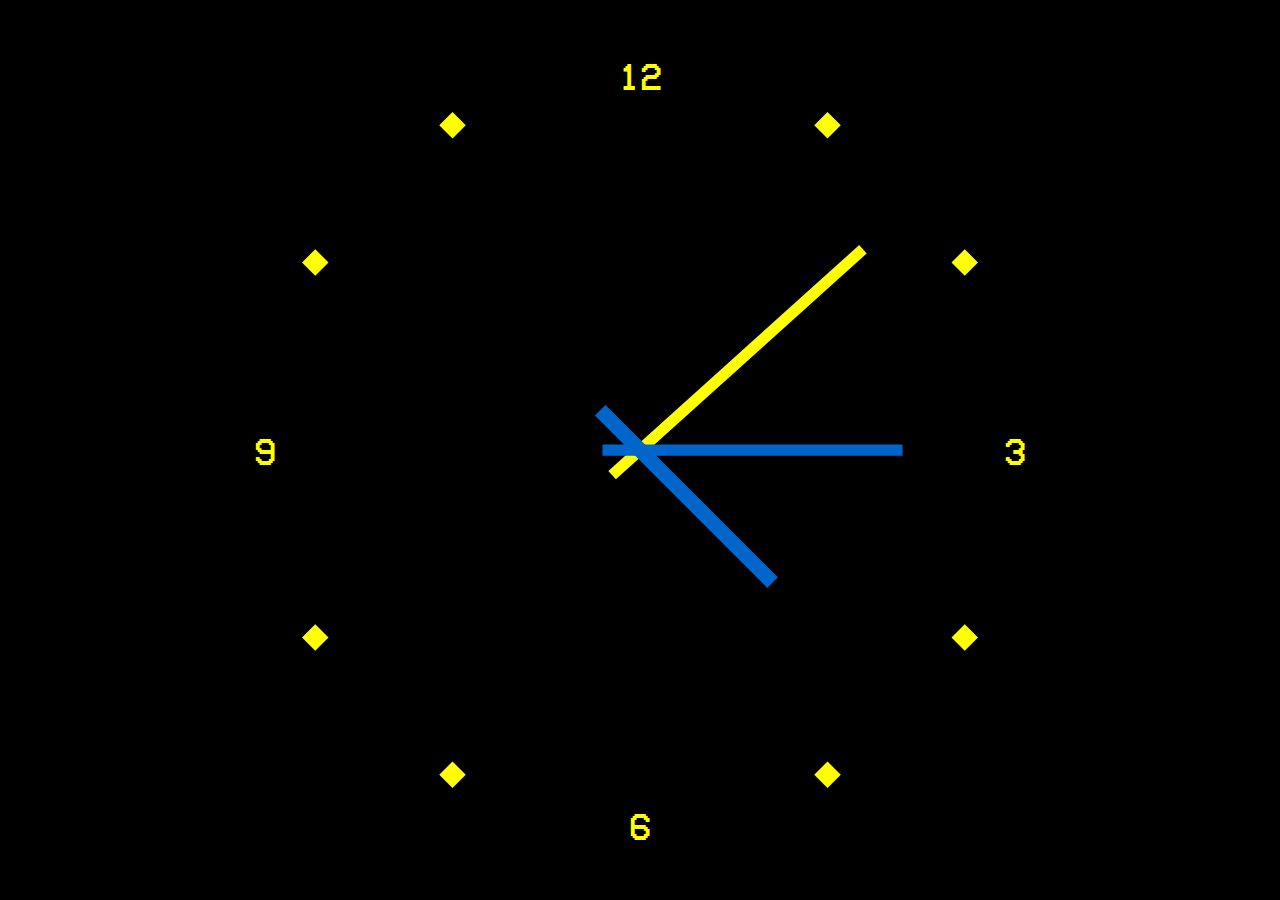
<file: analog/index.html>
<!DOCTYPE html>
<html>
<head>
<link rel="stylesheet" href="style.css">
</head>
<body>

<svg id="analog_clock" viewBox="-1.2 -1.2 2.4 2.4">
  <text x="0" y="-1" font-family="vcr" font-size="0.1" fill="yellow" text-anchor="middle" dominant-baseline="mathematical">12</text>
  <text x="1" y="0" font-family="vcr" font-size="0.1" fill="yellow" text-anchor="middle" dominant-baseline="mathematical">3</text>
  <text x="0" y="1" font-family="vcr" font-size="0.1" fill="yellow" text-anchor="middle" dominant-baseline="mathematical">6</text>
  <text x="-1" y="0" font-family="vcr" font-size="0.1" fill="yellow" text-anchor="middle" dominant-baseline="mathematical">9</text>

  <g transform="translate(0.8660 0.5)">
    <rect transform="rotate(45)" x="-0.025" y="-0.025" width="0.05" height="0.05" fill="yellow" />
  </g>
  <g transform="translate(0.5 0.8660)">
    <rect transform="rotate(45)" x="-0.025" y="-0.025" width="0.05" height="0.05" fill="yellow" />
  </g>
  <g transform="translate(-0.8660 0.5)">
    <rect transform="rotate(45)" x="-0.025" y="-0.025" width="0.05" height="0.05" fill="yellow" />
  </g>
  <g transform="translate(-0.5 0.8660)">
    <rect transform="rotate(45)" x="-0.025" y="-0.025" width="0.05" height="0.05" fill="yellow" />
  </g>
  <g transform="translate(-0.8660 -0.5)">
    <rect transform="rotate(45)" x="-0.025" y="-0.025" width="0.05" height="0.05" fill="yellow" />
  </g>
  <g transform="translate(-0.5 -0.8660)">
    <rect transform="rotate(45)" x="-0.025" y="-0.025" width="0.05" height="0.05" fill="yellow" />
  </g>
  <g transform="translate(0.8660 -0.5)">
    <rect transform="rotate(45)" x="-0.025" y="-0.025" width="0.05" height="0.05" fill="yellow" />
  </g>
  <g transform="translate(0.5 -0.8660)">
    <rect transform="rotate(45)" x="-0.025" y="-0.025" width="0.05" height="0.05" fill="yellow" />
  </g>

  <line x1="0" y1="0.1" x2="0" y2="-0.8" stroke="yellow" id="seconds" stroke-width="0.03" />
  <line x1="0" y1="0.1" x2="0" y2="-0.7" stroke="#0066cc" id="minutes" stroke-width="0.03" />
  <line x1="0" y1="0.15" x2="0" y2="-0.5" stroke="#0066cc" id="hours" stroke-width="0.04" />
</svg>

<script src="clock.js"></script>

</body>
</html>
</file>
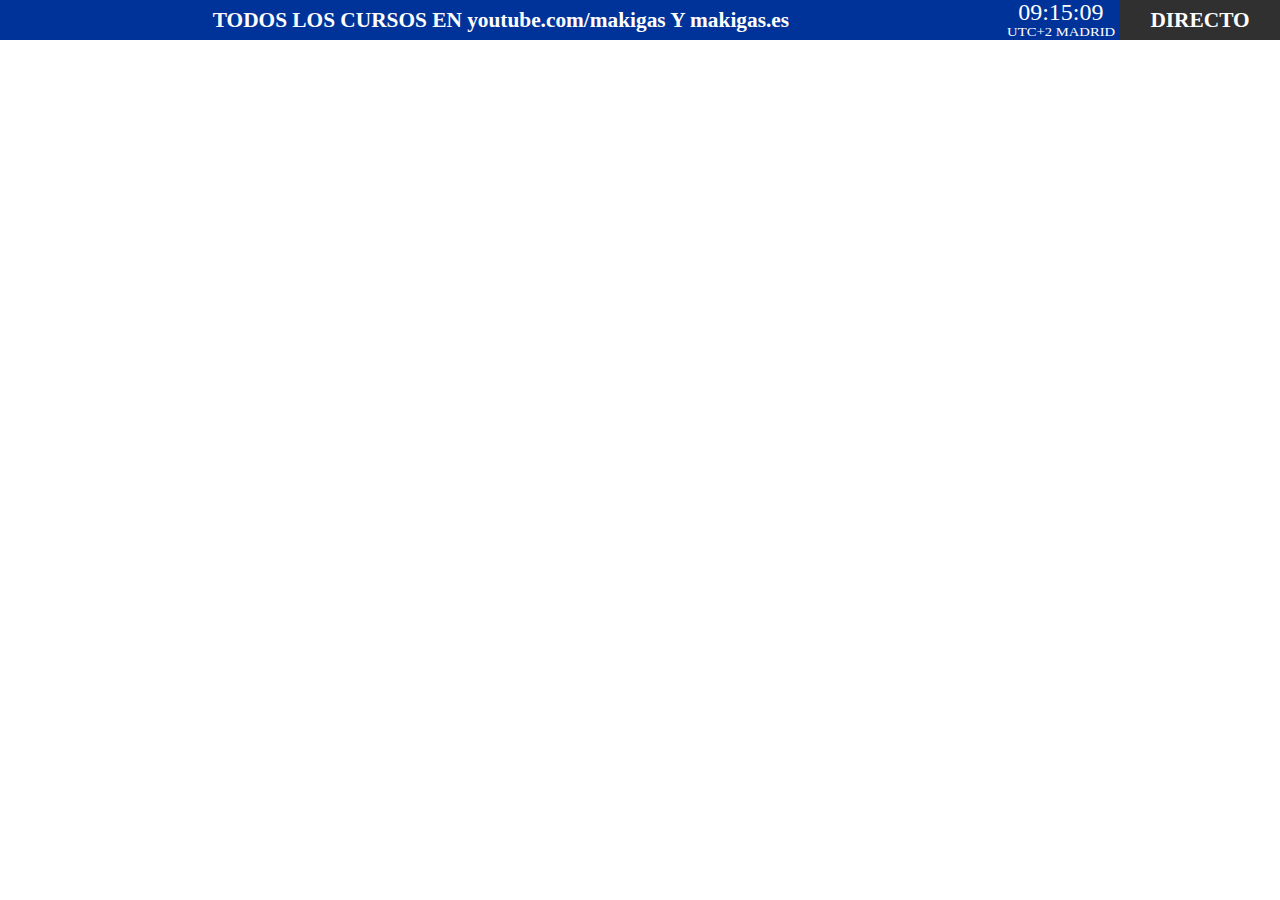
<file: banner/index.html>
<!DOCTYPE html>

<html>
  <head>
    <meta charset="utf-8" />
    <title>makigas banner</title>
    <link rel="stylesheet" href="style.css" />
  </head>
  <body>
    <section class="container">
      <!-- <footer class="hashtag">#QuédateEnCasa</footer> -->
      <ul class="banner prescroll">
        <li>TODOS LOS CURSOS EN youtube.com/makigas Y makigas.es</li>
        <li>¿PREGUNTAS? ¿CHARLA? ÚNETE AL DISCORD: makigas.es/discord</li>
        <li>TWITTERS: @makigas, @danirod93 · INSTAGRAM: @danirod93</li>
        <li>MASTODONS: dani@toot.danirod.es · makigas@toot.danirod.es</li>
      </ul>
      <div class="clock">
        <div id="time" class="time"></div>
        <div class="tf">UTC+2 MADRID</div>
      </div>
      <footer class="live">DIRECTO</footer>
    </section>

    <script src="clock.js"></script>
    <script src="banner.js"></script>
  </body>
</html>
</file>
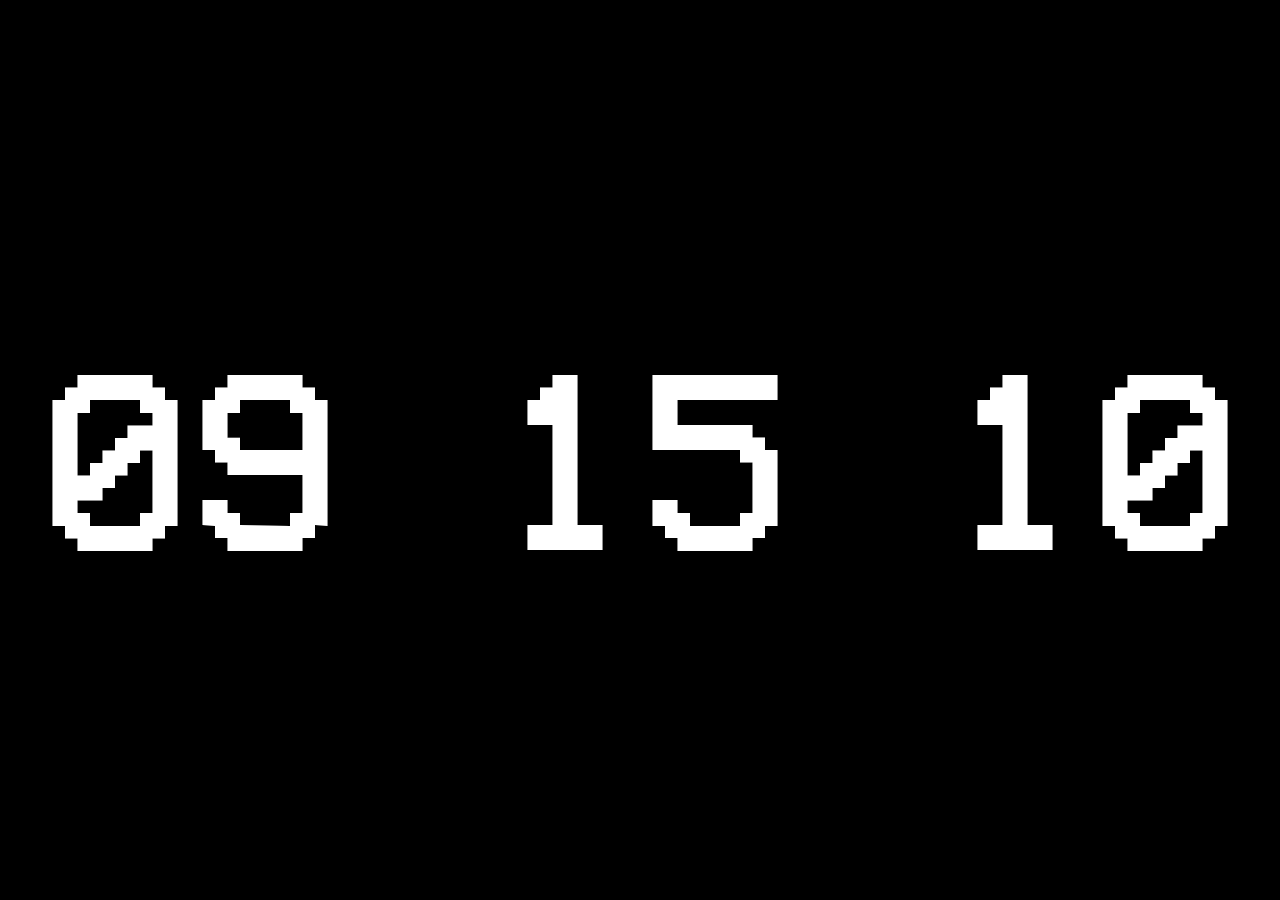
<file: digital/index.html>
<!DOCTYPE html>
<html>
<head>
<link rel="stylesheet" href="style.css">
</head>
<body>

<svg id="digital_clock" viewBox="0 0 400 100">
  <text x="200" y="50" font-family="vcr" font-size="80" fill="white" text-anchor="middle" dominant-baseline="mathematical" id="time"></text>
</svg>

<script src="clock.js"></script>

</body>
</html>
</file>
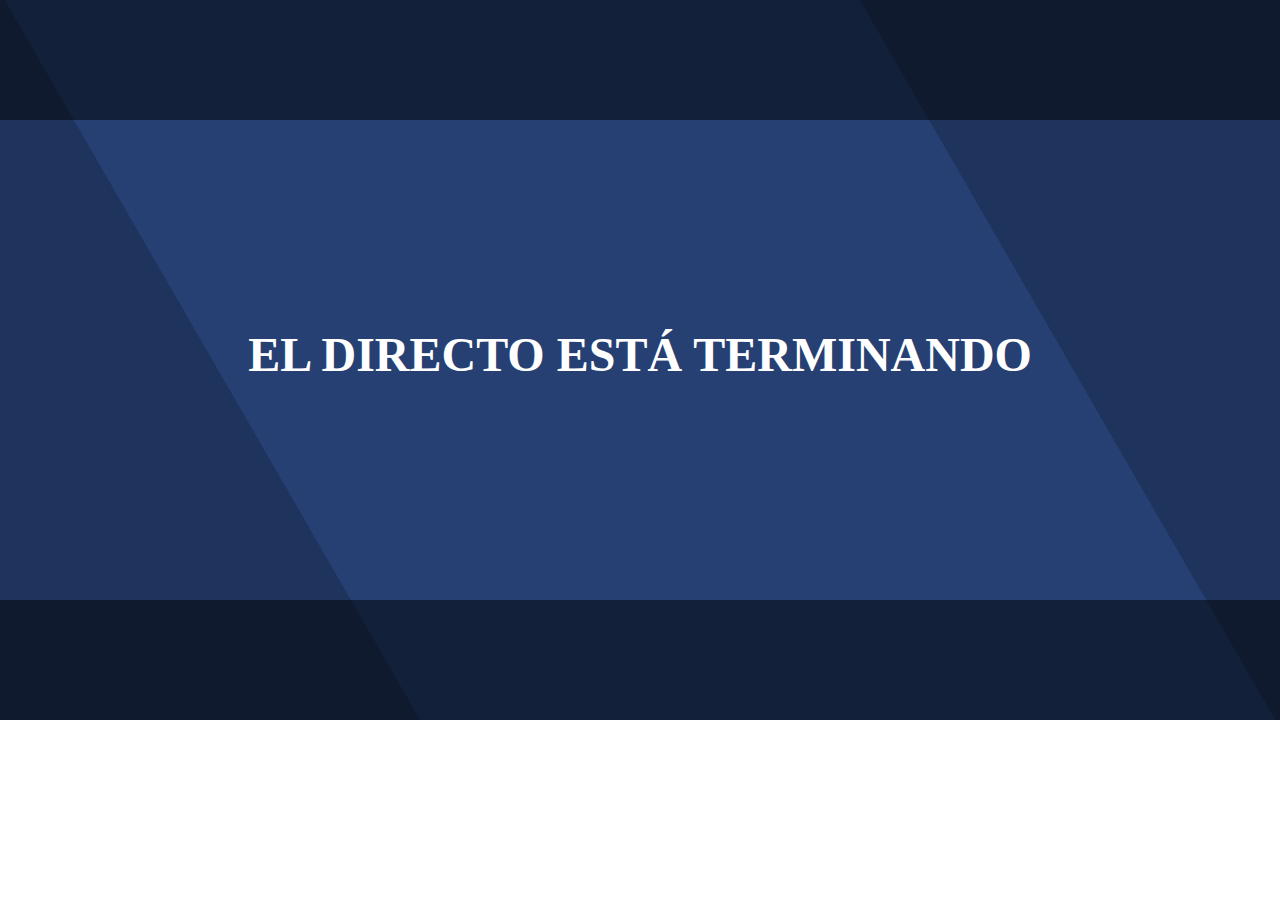
<file: twitch2022/endscreen.html>
<!DOCTYPE html>
<html lang="en">
<head>
    <meta charset="UTF-8">
    <meta http-equiv="X-UA-Compatible" content="IE=edge">
    <meta name="viewport" content="width=device-width, initial-scale=1.0">
    <title>El directo está terminando</title>
    <link rel="stylesheet" href="testscreen.css">
</head>
<body>
    <svg id="layout" width="640" height="360" viewBox="0 0 640 360">

        <g width="640" height="360">
            <rect x="-60" y="80" width="640" height="640" transform="rotate(60 60 60)" fill="#00000030" />
        </g>
        <g width="640" height="360" transform="rotate(180 320 180)">
            <rect x="-60" y="80" width="640" height="640" transform="rotate(60 60 60)" fill="#00000030" />
        </g>
        <text x="320" y="180" font-family="Inter" font-size="24" font-weight="bold" fill="white" text-anchor="middle" alignment-baseline="middle">EL DIRECTO ESTÁ TERMINANDO</text>
        <rect x="0" y="0" width="640" height="60" fill="#00000080"/>
        <rect x="0" y="300" width="640" height="60" fill="#00000080"/>
    </g>
    </svg>
</body>
</html>
</file>
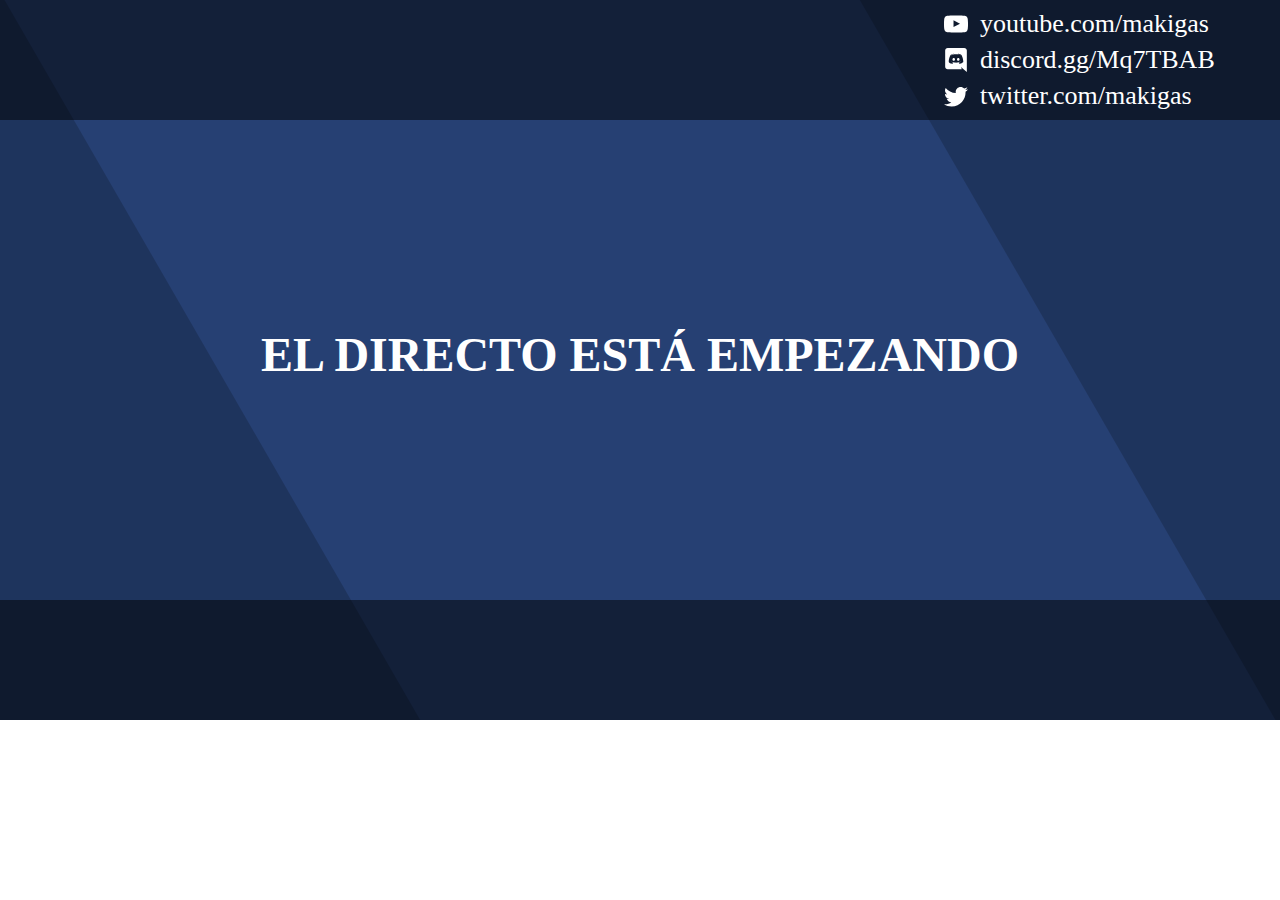
<file: twitch2022/testscreen.html>
<!DOCTYPE html>
<html lang="en">
<head>
    <meta charset="UTF-8">
    <meta http-equiv="X-UA-Compatible" content="IE=edge">
    <meta name="viewport" content="width=device-width, initial-scale=1.0">
    <title>El directo empieza pronto</title>
    <link rel="stylesheet" href="testscreen.css">
</head>
<body>
    <svg id="layout" width="640" height="360" viewBox="0 0 640 360">

        <g width="640" height="360">
            <rect x="-60" y="80" width="640" height="640" transform="rotate(60 60 60)" fill="#00000030" />
        </g>
        <g width="640" height="360" transform="rotate(180 320 180)">
            <rect x="-60" y="80" width="640" height="640" transform="rotate(60 60 60)" fill="#00000030" />
        </g>
        <text x="320" y="180" font-family="Inter" font-size="24" font-weight="bold" fill="white" text-anchor="middle" alignment-baseline="middle">EL DIRECTO ESTÁ EMPEZANDO</text>
        <rect x="0" y="0" width="640" height="60" fill="#00000080"/>
        <rect x="0" y="300" width="640" height="60" fill="#00000080"/>

        <g transform="translate(470 5)">
        <g>
            <svg fill="white" x="2" y="1" width="12" height="12" viewBox="0 0 32 32">
                <path d="M31.681 9.6c0 0-0.313-2.206-1.275-3.175-1.219-1.275-2.581-1.281-3.206-1.356-4.475-0.325-11.194-0.325-11.194-0.325h-0.012c0 0-6.719 0-11.194 0.325-0.625 0.075-1.987 0.081-3.206 1.356-0.963 0.969-1.269 3.175-1.269 3.175s-0.319 2.588-0.319 5.181v2.425c0 2.587 0.319 5.181 0.319 5.181s0.313 2.206 1.269 3.175c1.219 1.275 2.819 1.231 3.531 1.369 2.563 0.244 10.881 0.319 10.881 0.319s6.725-0.012 11.2-0.331c0.625-0.075 1.988-0.081 3.206-1.356 0.962-0.969 1.275-3.175 1.275-3.175s0.319-2.587 0.319-5.181v-2.425c-0.006-2.588-0.325-5.181-0.325-5.181zM12.694 20.15v-8.994l8.644 4.513-8.644 4.481z"></path>
            </svg>
            <text x="20" y="11" font-family="Inter" font-size="13" font-weight="normal" fill="white">youtube.com/makigas</text>
        </g>

        <g transform="translate(0 18)">
            <svg fill="white" x="2" y="1" width="12" height="12" viewBox="0 0 32 32">
                <path d="M26.963 0c1.875 0 3.387 1.516 3.476 3.3v28.7l-3.569-3.031-1.96-1.784-2.139-1.864 0.893 2.94h-18.717c-1.869 0-3.387-1.42-3.387-3.301v-21.653c0-1.784 1.52-3.303 3.393-3.303h22zM18.805 7.577h-0.040l-0.269 0.267c2.764 0.8 4.101 2.049 4.101 2.049-1.781-0.891-3.387-1.336-4.992-1.516-1.16-0.18-2.32-0.085-3.3 0h-0.267c-0.627 0-1.96 0.267-3.747 0.98-0.623 0.271-0.98 0.448-0.98 0.448s1.336-1.336 4.28-2.049l-0.18-0.18c0 0-2.229-0.085-4.636 1.693 0 0-2.407 4.192-2.407 9.36 0 0 1.333 2.32 4.991 2.408 0 0 0.533-0.711 1.073-1.336-2.053-0.624-2.853-1.872-2.853-1.872s0.179 0.088 0.447 0.267h0.080c0.040 0 0.059 0.020 0.080 0.040v0.008c0.021 0.021 0.040 0.040 0.080 0.040 0.44 0.181 0.88 0.36 1.24 0.533 0.621 0.269 1.42 0.537 2.4 0.715 1.24 0.18 2.661 0.267 4.28 0 0.8-0.18 1.6-0.356 2.4-0.713 0.52-0.267 1.16-0.533 1.863-0.983 0 0-0.8 1.248-2.94 1.872 0.44 0.621 1.060 1.333 1.060 1.333 3.659-0.080 5.080-2.4 5.16-2.301 0-5.16-2.42-9.36-2.42-9.36-2.18-1.619-4.22-1.68-4.58-1.68zM19.029 13.461c0.937 0 1.693 0.8 1.693 1.78 0 0.987-0.76 1.787-1.693 1.787s-1.693-0.8-1.693-1.779c0.003-0.987 0.764-1.784 1.693-1.788zM12.972 13.461c0.933 0 1.688 0.8 1.688 1.78 0 0.987-0.76 1.787-1.693 1.787s-1.693-0.8-1.693-1.779c0-0.987 0.76-1.784 1.699-1.788z"></path>
            </svg>
            <text x="20" y="11" font-family="Inter" font-size="13" font-weight="normal" fill="white">discord.gg/Mq7TBAB</text>
        </g>

        <g transform="translate(0 36)">
            <svg fill="white" x="2" y="1" width="12" height="12" viewBox="0 0 32 32">
                <path d="M32 7.075c-1.175 0.525-2.444 0.875-3.769 1.031 1.356-0.813 2.394-2.1 2.887-3.631-1.269 0.75-2.675 1.3-4.169 1.594-1.2-1.275-2.906-2.069-4.794-2.069-3.625 0-6.563 2.938-6.563 6.563 0 0.512 0.056 1.012 0.169 1.494-5.456-0.275-10.294-2.888-13.531-6.862-0.563 0.969-0.887 2.1-0.887 3.3 0 2.275 1.156 4.287 2.919 5.463-1.075-0.031-2.087-0.331-2.975-0.819 0 0.025 0 0.056 0 0.081 0 3.181 2.263 5.838 5.269 6.437-0.55 0.15-1.131 0.231-1.731 0.231-0.425 0-0.831-0.044-1.237-0.119 0.838 2.606 3.263 4.506 6.131 4.563-2.25 1.762-5.075 2.813-8.156 2.813-0.531 0-1.050-0.031-1.569-0.094 2.913 1.869 6.362 2.95 10.069 2.95 12.075 0 18.681-10.006 18.681-18.681 0-0.287-0.006-0.569-0.019-0.85 1.281-0.919 2.394-2.075 3.275-3.394z"></path>
            </svg>
            <text x="20" y="11" font-family="Inter" font-size="13" font-weight="normal" fill="white">twitter.com/makigas</text>
        </g>
    </g>
    </svg>
</body>
</html>
</file>
<file: analog/style.css>
@font-face {
  font-family: "vcr";
  src: url("../shared/vcr.ttf");
}

* {
  margin: 0;
  padding: 0;
  top: 0;
  left: 0;
  box-sizing: border-box !important;
}

body {
  background: black;
}

#analog_clock {
  width: 100vw;
  height: 100vh;
  position: absolute;
}
</file>
<file: banner/style.css>
body, .container, p {
  margin: 0;
  padding: 0;
  font-family: Overpass;
  font-weight: 600;
  font-size: 16pt;
}

.container {
  width: 100%;
  background: #003399;
  color: white;
  display: flex;
  height: 40px;
  line-height: 40px;
  position: relative;
}

.live {
  background: #303030;
  align-self: center;
  width: 160px;
  text-align: center;
  z-index: 1;
}

@keyframes prescroll {
  0% { transform: translateX(100%); }
  60% { transform: translateX(100%); }
  100% { transform: translateX(0); }
}

@keyframes scroll {
  0% { transform: translateY(0); }
  48% { transform: translateY(0); }
  52% { transform: translateY(-100%); }
  100% { transform: translateY(-100%); }
}

.hashtag {
  align-self: center;
  width: 180px;
  text-align: center;
  font-size: 13pt;
  z-index: 1;
}

.banner {
  list-style: none;
  margin: 0;
  padding: 0;
  text-align: center;
  flex: 1;
}

.prescroll {
  animation: prescroll 8s linear;
}

.scroll {
  animation: scroll 10s infinite;
}

.clock {
  display: inline-flex;
  flex-direction: column;
  text-align: center;
  padding-left: 10px;
  padding-right: 10px;
  background: #003399;
  z-index: 1;
}

.time {
  font-family: 'VCR OSD Mono';
  font-weight: normal;
  font-size: 24px;
  flex: 1;
  line-height: 100%;
}

.tf {
  font-weight: normal;
  transform: scaleX(110%) translateY(1px);
  font-size: 10pt;
  flex: 1;
  line-height: 100%;
}
</file>
<file: digital/style.css>
@font-face {
  font-family: "vcr";
  src: url("../shared/vcr.ttf");
}

* {
  margin: 0;
  padding: 0;
  top: 0;
  left: 0;
  box-sizing: border-box !important;
}
body {
  background: black;
}

#digital_clock {
  position: absolute;
  width: 100vw;
  height: 100vh;
}
</file>
<file: twitch2022/testscreen.css>
@keyframes bg {
    0% {
        filter: hue-rotate(0deg);
    }
    50% {
        filter: hue-rotate(180deg);
    }
    100% {
        filter: hue-rotate(360deg);
    }
}

body {
    margin: 0;
    padding: 0;
}

svg {
    background: #264073;
    width: 100%;
    height: 100%;
    animation: bg 60s infinite;
    animation-timing-function: linear;
}
</file>
